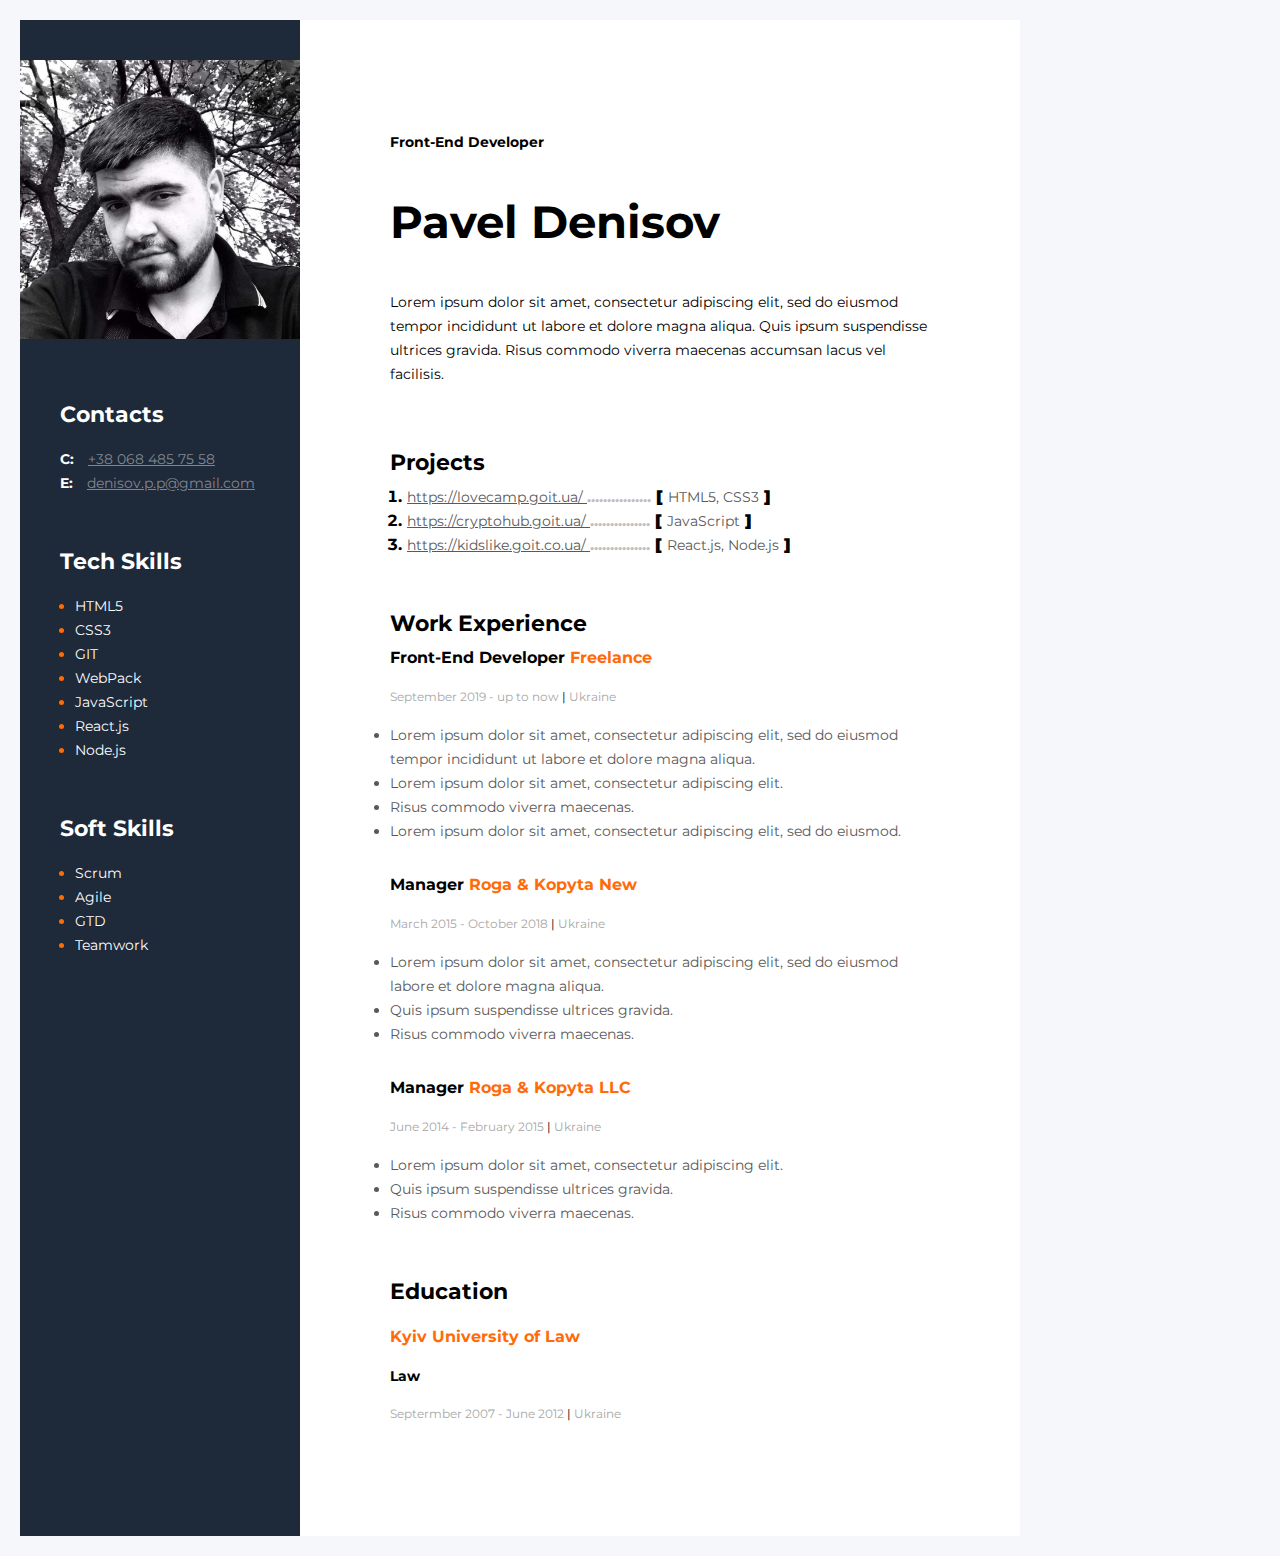
<file: index.html>
<!DOCTYPE html>
<html lang="en">
  <head>
    <meta charset="UTF-8" />
    <meta name="viewport" content="width=device-width, initial-scale=1.0" />
    <title>My resume</title>
    <link rel="stylesheet" href="./css/style.css" />
    <link
      href="https://fonts.googleapis.com/css2?family=Montserrat:wght@400;700&display=swap"
      rel="stylesheet"
    />
  </head>
  <body>
    <!-- main container -->
    <div class="wrapper">
      <div class="sidebar">
        <img class="my-photo" src="./img/photo.jpg" alt="My photo" />

        <div class="">
          <!-- contacts container -->
          <div class="contacts-container">
            <h3 class="contacts-title">Contacts</h3>
            <div>
              <span class="contacts-link-type">C:</span>
              <a class="contacts-link" href="tel:380684857558"
                >+38 068 485 75 58</a
              >
            </div>
            <div>
              <span class="contacts-link-type">E:</span>
              <a class="contacts-link" href="mailto:denisov.p.p@gmail.com"
                >denisov.p.p@gmail.com</a
              >
            </div>
          </div>

          <!-- Tech skills container -->
          <div class="tech-skills-container">
            <h3 class="tech-skills-title">Tech Skills</h3>
            <ul>
              <li class="tech-skill-item">
                <span class="tech-skills-text">HTML5</span>
              </li>
              <li class="tech-skill-item">
                <span class="tech-skills-text">CSS3</span>
              </li>
              <li class="tech-skill-item">
                <span class="tech-skills-text">GIT</span>
              </li>
              <li class="tech-skill-item">
                <span class="tech-skills-text">WebPack</span>
              </li>
              <li class="tech-skill-item">
                <span class="tech-skills-text">JavaScript</span>
              </li>
              <li class="tech-skill-item">
                <span class="tech-skills-text">React.js</span>
              </li>
              <li class="tech-skill-item">
                <span class="tech-skills-text">Node.js</span>
              </li>
            </ul>
          </div>

          <!-- Soft skills container -->
          <div class="soft-skills-container">
            <h3 class="soft-skills-title">Soft Skills</h3>
            <ul>
              <li class="soft-skills-item">
                <span class="soft-skills-text">Scrum</span>
              </li>
              <li class="soft-skills-item">
                <span class="soft-skills-text">Agile</span>
              </li>
              <li class="soft-skills-item">
                <span class="soft-skills-text">GTD</span>
              </li>
              <li class="soft-skills-item">
                <span class="soft-skills-text">Teamwork</span>
              </li>
            </ul>
          </div>
        </div>
      </div>

      <!-- about me container -->
      <div class="about-me-container">
        <!-- about me main info -->
        <div class="info-container">
          <h2 class="profession">Front-End Developer</h2>
          <h1 class="name">Pavel Denisov</h1>
          <p class="description">
            Lorem ipsum dolor sit amet, consectetur adipiscing elit, sed do
            eiusmod tempor incididunt ut labore et dolore magna aliqua. Quis
            ipsum suspendisse ultrices gravida. Risus commodo viverra maecenas
            accumsan lacus vel facilisis.
          </p>
        </div>

        <!-- project container -->
        <div class="projects-container">
          <h3 class="about-me-title">Projects</h3>
          <ol>
            <li class="projects-item">
              <a class="projects-link" href="https://lovecamp.goit.ua/">
                https://lovecamp.goit.ua/
              </a>
              <span class="dots">................</span>
              <span
                ><b>[</b> <span class="tech-name">HTML5, CSS3</span>
                <b>]</b></span
              >
            </li>
            <li class="projects-item">
              <a class="projects-link" href="https://cryptohub.goit.ua/">
                https://cryptohub.goit.ua/
              </a>
              <span class="dots">...............</span>
              <span
                ><b>[</b> <span class="tech-name">JavaScript</span>
                <b>]</b></span
              >
            </li>
            <li class="projects-item">
              <a class="projects-link" href="https://kidslike.goit.co.ua/">
                https://kidslike.goit.co.ua/
              </a>
              <span class="dots">...............</span>
              <span
                ><b>[</b> <span class="tech-name">React.js, Node.js</span>
                <b>]</b></span
              >
            </li>
          </ol>
        </div>

        <!-- work experience -->
        <div class="work-experience-container">
          <h3 class="about-me-title">Work Experience</h3>

          <!-- company 1 -->
          <div>
            <h4 class="profession-title">
              Front-End Developer
              <span class="profession-company">Freelance</span>
            </h4>
            <span class="profession-time">
              September 2019 - up to now
              <span class="profession-divider">|</span> Ukraine
            </span>

            <ul class="profession-duties">
              <li class="profession-duties-item">
                Lorem ipsum dolor sit amet, consectetur adipiscing elit, sed do
                eiusmod tempor incididunt ut labore et dolore magna aliqua.
              </li>
              <li class="profession-duties-item">
                Lorem ipsum dolor sit amet, consectetur adipiscing elit.
              </li>
              <li class="profession-duties-item">
                Risus commodo viverra maecenas.
              </li>
              <li class="profession-duties-item">
                Lorem ipsum dolor sit amet, consectetur adipiscing elit, sed do
                eiusmod.
              </li>
            </ul>
          </div>

          <!-- company 2 -->
          <div>
            <h4 class="profession-title">
              Manager
              <span class="profession-company">Roga & Kopyta New</span>
            </h4>
            <span class="profession-time">
              March 2015 - October 2018
              <span class="profession-divider">|</span> Ukraine
            </span>

            <ul class="profession-duties">
              <li class="profession-duties-item">
                Lorem ipsum dolor sit amet, consectetur adipiscing elit, sed do
                eiusmod labore et dolore magna aliqua.
              </li>
              <li class="profession-duties-item">
                Quis ipsum suspendisse ultrices gravida.
              </li>
              <li class="profession-duties-item">
                Risus commodo viverra maecenas.
              </li>
            </ul>
          </div>

          <!-- company 3 -->
          <div>
            <h4 class="profession-title">
              Manager
              <span class="profession-company">Roga & Kopyta LLC</span>
            </h4>
            <span class="profession-time">
              June 2014 - February 2015
              <span class="profession-divider">|</span> Ukraine
            </span>

            <ul class="profession-duties">
              <li class="profession-duties-item">
                Lorem ipsum dolor sit amet, consectetur adipiscing elit.
              </li>
              <li class="profession-duties-item">
                Quis ipsum suspendisse ultrices gravida.
              </li>
              <li class="profession-duties-item">
                Risus commodo viverra maecenas.
              </li>
            </ul>
          </div>
        </div>

        <!-- education -->
        <div>
          <h3 class="about-me-title">Education</h3>

          <div>
            <h4 class="education-place">Kyiv University of Law</h4>
            <h5 class="education-name">Law</h5>
            <span class="profession-time">
              Septermber 2007 - June 2012
              <span class="profession-divider">|</span> Ukraine
            </span>
          </div>
        </div>
      </div>
    </div>
  </body>
</html>
</file>
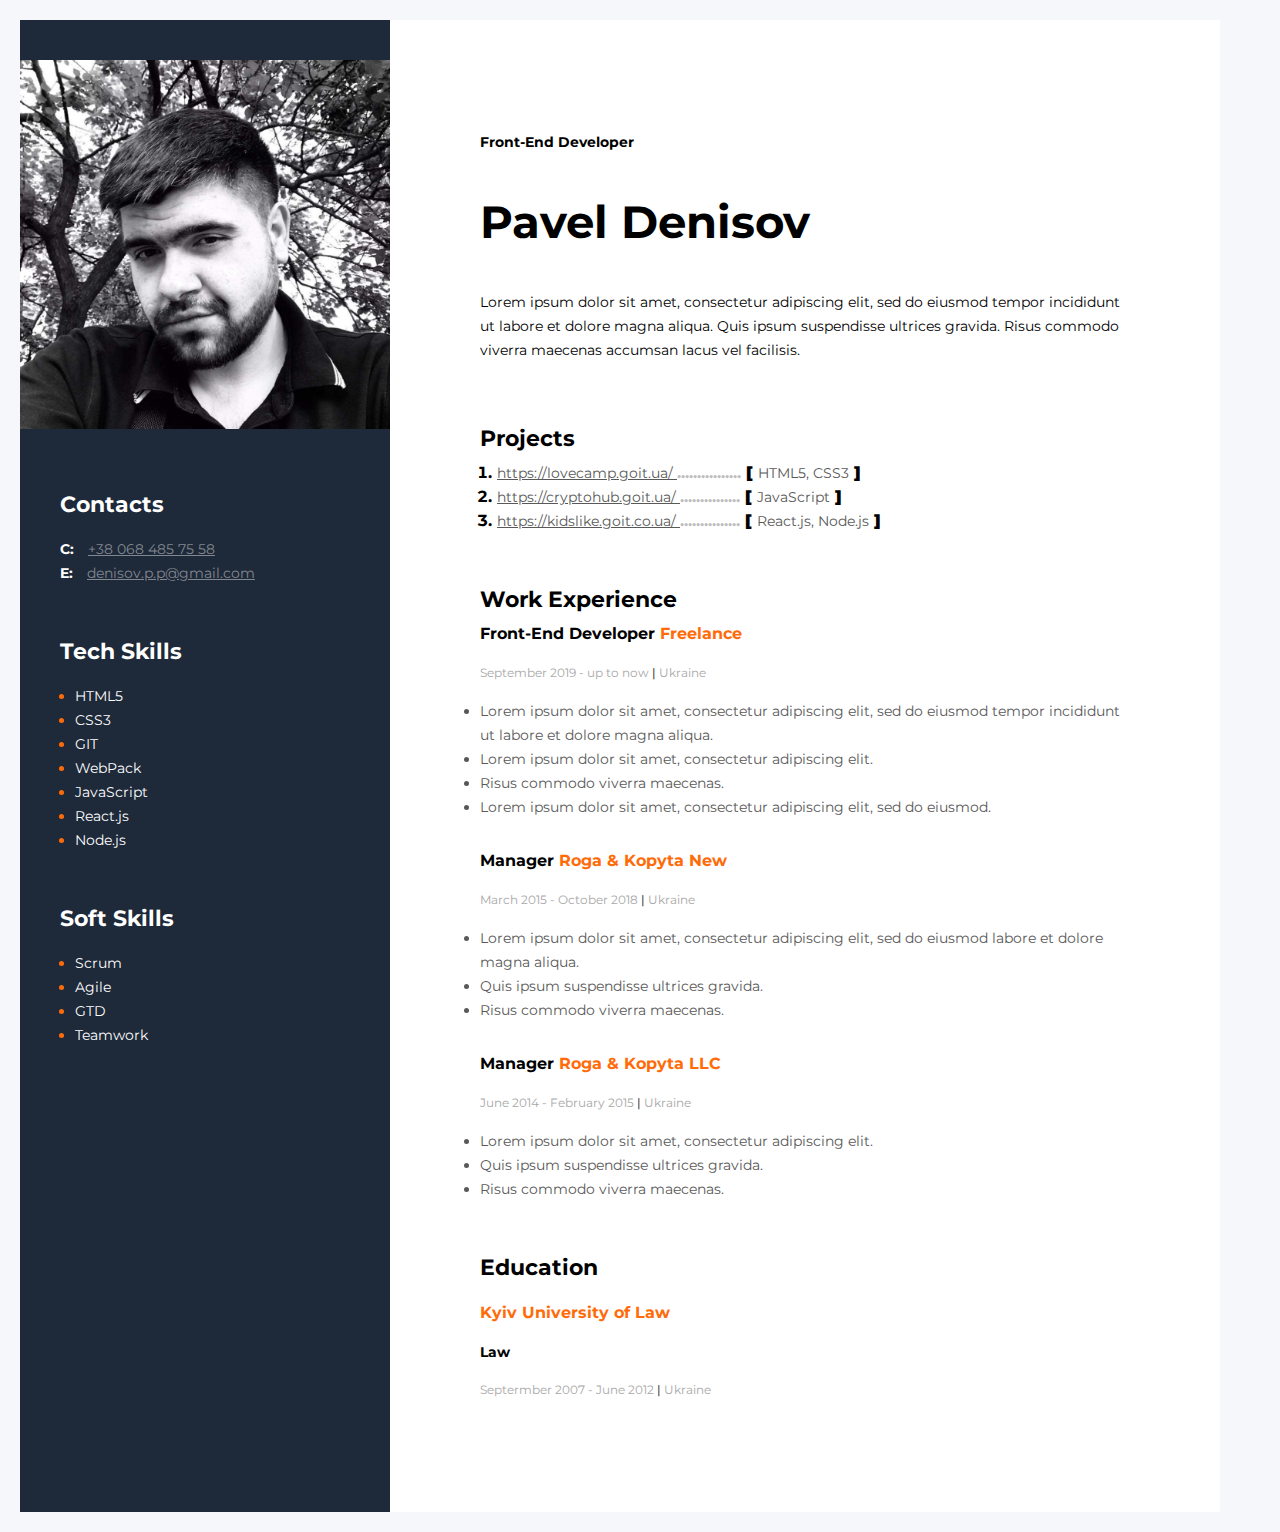
<file: taijayson/index.html>
<!DOCTYPE html>
<html lang="en">
<head>
    <meta charset="UTF-8">
    <meta name="viewport" content="width=device-width, initial-scale=1.0">
    <title>My resume</title>
    <link rel="stylesheet" href="./css/style.css">
    <link href="https://fonts.googleapis.com/css2?family=Montserrat:wght@400;700&display=swap" rel="stylesheet">
</head>
<body>
    <!-- main container -->
    <div class="wrapper">
        <aside class="sidebar">
            <img class="my-photo" src="./img/photo.jpg" alt="My photo">

            <div class="">
                <!-- contacts container -->
                <div class="contacts-container">
                    <h3 class="contacts-title">Contacts</h3>
                    <div>
                        <span class="contacts-link-type">C:</span> 
                        <a class="contacts-link" href="tel:380684857558">+38 068 485 75 58</a> 
                    </div>
                    <div>
                        <span class="contacts-link-type">E:</span>
                        <a class="contacts-link" href="mailto:denisov.p.p@gmail.com">denisov.p.p@gmail.com</a> 
                    </div>
                </div>

                <!-- Tech skills container -->
                <div class="tech-skills-container">
                    <h3 class="tech-skills-title">Tech Skills</h3>
                    <ul>
                        <li class="tech-skill-item"> 
                            <span class="tech-skills-text">HTML5</span>
                        </li>
                        <li class="tech-skill-item">
                            <span class="tech-skills-text">CSS3</span>
                        </li>
                        <li class="tech-skill-item">
                            <span class="tech-skills-text">GIT</span>
                        </li>
                        <li class="tech-skill-item">
                            <span class="tech-skills-text">WebPack</span>
                        </li>
                        <li class="tech-skill-item">
                            <span class="tech-skills-text">JavaScript</span>
                        </li>
                        <li class="tech-skill-item">
                            <span class="tech-skills-text">React.js</span>
                        </li>
                        <li class="tech-skill-item">
                            <span class="tech-skills-text">Node.js</span>
                        </li>
                    </ul>
                </div>

                <!-- Soft skills container -->
                <div class="soft-skills-container">
                <h3 class="soft-skills-title">Soft Skills</h3>
                <ul>
                    <li class="soft-skills-item">
                        <span class="soft-skills-text">Scrum</span>
                    </li>
                    <li class="soft-skills-item">
                        <span class="soft-skills-text">Agile</span>
                    </li>
                    <li class="soft-skills-item">
                        <span class="soft-skills-text">GTD</span>
                    </li>
                    <li class="soft-skills-item">
                        <span class="soft-skills-text">Teamwork</span>
                    </li>
                </ul>
                </div>

            </div>
        </aside>
    
        <!-- about me container -->
        <div class="about-me-container">
            <!-- about me main info -->
            <div class="info-container">
                <h2 class="profession">Front-End Developer</h2>
                <h1 class="name">Pavel Denisov</h1>
            <p class="description">Lorem ipsum dolor sit amet, consectetur adipiscing elit, sed do eiusmod tempor incididunt ut labore et dolore magna aliqua. Quis ipsum suspendisse ultrices gravida. Risus commodo viverra maecenas accumsan lacus vel facilisis. </p>
        </div>

            <!-- project container -->
            <div class="projects-container">
                <h3 class="about-me-title">Projects</h3>
                <ol>
                    <li class="projects-item"> 
                        <a 
                            class="projects-link"
                            href="https://lovecamp.goit.ua/"
                        >   
                            https://lovecamp.goit.ua/
                        </a>
                        <span class="dots">................</span>
                        <span><b>[</b> <span class="tech-name">HTML5, CSS3</span> <b>]</b></span>
                    </li> 
                    <li class="projects-item">
                        <a 
                            class="projects-link"
                            href="https://cryptohub.goit.ua/"
                        >
                            https://cryptohub.goit.ua/
                        </a>
                        <span class="dots">...............</span>
                        <span><b>[</b> <span class="tech-name">JavaScript</span> <b>]</b></span>
                    </li>
                    <li class="projects-item">
                        <a 
                            class="projects-link"
                            href="https://kidslike.goit.co.ua/"
                        >
                            https://kidslike.goit.co.ua/
                        </a>
                        <span class="dots">...............</span>
                        <span><b>[</b> <span class="tech-name">React.js, Node.js</span> <b>]</b></span>
                    </li>
                </ol>
            </div>

            <!-- work experience -->
            <div class="work-experience-container">
                <h3 class="about-me-title">Work Experience</h3>
                
                <!-- company 1 -->
                <div>
                    <h4 class="profession-title">Front-End Developer 
                        <span class="profession-company">Freelance</span>
                    </h4>
                    <span class="profession-time">
                        September 2019 - up to now <span class="profession-divider">|</span> Ukraine
                    </span>

                    <ul class="profession-duties">
                        <li class="profession-duties-item">Lorem ipsum dolor sit amet, consectetur adipiscing elit, sed do eiusmod tempor incididunt ut labore et dolore magna aliqua.</li>
                        <li class="profession-duties-item">Lorem ipsum dolor sit amet, consectetur adipiscing elit.</li>
                        <li class="profession-duties-item">Risus commodo viverra maecenas.</li>
                        <li class="profession-duties-item">Lorem ipsum dolor sit amet, consectetur adipiscing elit, sed do eiusmod.</li>
                    </ul>
                
                </div>

                <!-- company 2 -->
                <div>
                    <h4 class="profession-title"> Manager 
                        <span class="profession-company">Roga & Kopyta New</span>
                    </h4>
                    <span class="profession-time">
                        March 2015 - October 2018 <span class="profession-divider">|</span> Ukraine
                    </span>

                    <ul class="profession-duties">
                        <li class="profession-duties-item">Lorem ipsum dolor sit amet, consectetur adipiscing elit, sed do eiusmod labore et dolore magna aliqua.</li>
                        <li class="profession-duties-item">Quis ipsum suspendisse ultrices gravida.</li>
                        <li class="profession-duties-item">Risus commodo viverra maecenas.</li>
                    </ul>

                </div>

                 <!-- company 3 -->
                 <div>
                    <h4 class="profession-title">Manager 
                        <span class="profession-company">Roga & Kopyta LLC</span>
                    </h4>
                    <span class="profession-time">
                        June 2014 - February 2015 <span class="profession-divider">|</span> Ukraine
                    </span>

                    <ul class="profession-duties">
                        <li class="profession-duties-item">Lorem ipsum dolor sit amet, consectetur adipiscing elit.</li>
                        <li class="profession-duties-item">Quis ipsum suspendisse ultrices gravida.</li>
                        <li class="profession-duties-item">Risus commodo viverra maecenas.</li>
                    </ul>

                </div>

            </div>

            <!-- education -->
            <div>
                <h3 class="about-me-title">Education</h3>

                <div>
                    <h4 class="education-place">Kyiv University of Law</h4>
                    <h5 class="education-name">Law</h5>
                    <span class="profession-time">
                        Septermber 2007 - June 2012 <span class="profession-divider">|</span> Ukraine
                    </span>
                </div>

            </div>
        
        </div>
    </div>

</body>
</html>
</file>
<file: css/style.css>
* {
  padding: 0;
  margin: 0;
  box-sizing: border-box;
}

body {
  background: #f5f7fa;
  padding: 20px;
  font-family: Montserrat;
}

.wrapper {
  background: #ffffff;
  display: flex;
  max-width: 1000px;
}

.sidebar {
  background: #1e2939;
  width: 280px;
  padding-top: 40px;
  padding-bottom: 40px;
}

.my-photo {
  width: 280px;
}

.about-me-container {
  padding-left: 90px;
  padding-right: 90px;
  padding-top: 110px;
  padding-bottom: 110px;
}

.contacts-container {
  margin-top: 60px;
  margin-left: 40px;
  margin-right: 40px;
}

.contacts-title {
  font-size: 22px;
  font-weight: 700;
  line-height: 24px;
  color: #fff;
  margin-bottom: 20px;
}

.contacts-link {
  font-size: 14px;
  font-weight: 400;
  line-height: 24px;
  color: #818790;
}

.contacts-link-type {
  font-size: 14px;
  font-weight: 700;
  line-height: 24px;
  color: #fff;
  margin-right: 10px;
}

.tech-skills-title {
  font-size: 22px;
  font-weight: 700;
  line-height: 24px;
  margin-bottom: 20px;
  color: #fff;
}

.tech-skills-container {
  margin-left: 40px;
  margin-right: 40px;
  margin-top: 55px;
}

.tech-skill-item {
  font-size: 14px;
  font-weight: 400;
  line-height: 24px;
  color: #ff6b08;
  margin-left: 15px;
}

.tech-skills-text {
  color: #fdfdfe;
}

.soft-skills-title {
  font-size: 22px;
  font-weight: 700;
  line-height: 24px;
  margin-bottom: 20px;
  color: #fff;
}

.soft-skills-container {
  margin-left: 40px;
  margin-right: 40px;
  margin-top: 55px;
}

.soft-skills-item {
  font-size: 14px;
  font-weight: 400;
  line-height: 24px;
  color: #ff6b08;
  margin-left: 15px;
}

.soft-skills-text {
  color: #fdfdfe;
}

.profession {
  font-size: 14px;
  font-weight: 700;
  line-height: 24px;
  margin-bottom: 23px;
}

.name {
  font-size: 45px;
  font-weight: 700;
  line-height: 89px;
}

.description {
  font-size: 14px;
  font-weight: 400;
  line-height: 24px;
  margin-top: 24px;
}

.info-container {
  margin-bottom: 65px;
}

.about-me-title {
  font-size: 22px;
  font-weight: 700;
  line-height: 24px;
  margin-bottom: 10px;
}

.projects-link {
  color: #595959;
  font-size: 14px;
  font-weight: 400;
  line-height: 24px;
}

.tech-name {
  color: #595959;
  font-size: 14px;
  font-weight: 400;
  line-height: 24px;
}

.dots {
  color: #bebebe;
}

.projects-item {
  font-weight: 700;
  margin-left: 17px;
}

.projects-container {
  margin-bottom: 55px;
}

.profession-title {
  font-size: 16px;
  font-weight: 700;
  line-height: 24px;
  margin-top: 10px;
  margin-bottom: 15px;
}

.profession-company {
  color: #ff6b08;
}

.profession-time {
  color: #a8a8a8;
  font-size: 12px;
  font-weight: 400;
  line-height: 24px;
}

.profession-divider {
  color: #000;
}

.profession-duties {
  margin-top: 14px;
  margin-bottom: 30px;
}

.profession-duties-item {
  color: #595959;
  font-size: 14px;
  font-weight: 400;
  line-height: 24px;
}

.work-experience-container {
  margin-bottom: 55px;
}

.education-place {
  color: #ff6b08;
  font-size: 16px;
  font-weight: 700;
  line-height: 24px;
  margin-top: 21px;
  margin-bottom: 15px;
}

.education-name {
  font-size: 14px;
  font-weight: 700;
  line-height: 24px;
  margin-bottom: 14px;
}
</file>
<file: taijayson/css/style.css>
* {
    padding: 0;
    margin: 0;
    box-sizing: border-box;
}

body {
    background: #f5f7fa;
    padding: 20px;
    font-family: Montserrat;
}

.wrapper {
    background: #ffffff;
    display: flex;
    max-width: 1200px;
}

.sidebar {
    background: #1e2939;
    width: 370px;
    padding-top: 40px;
    padding-bottom: 40px;
}

.my-photo {
    width: 370px;
}

.about-me-container {
    padding-left: 90px;
    padding-right: 90px;
    padding-top: 110px;
    padding-bottom: 110px;
}

.contacts-container {
    margin-top: 60px;
    margin-left: 40px;
    margin-right: 40px;
}

.contacts-title {
    font-size: 22px;
    font-weight: 700;
    line-height: 24px;
    color: #fff;
    margin-bottom: 20px;
}

.contacts-link {
    font-size: 14px;
    font-weight: 400;
    line-height: 24px;
    color: #818790;
}

.contacts-link-type {
    font-size: 14px;
    font-weight: 700;
    line-height: 24px;
    color: #fff;
    margin-right: 10px;
}

.tech-skills-title {
    font-size: 22px;
    font-weight: 700;
    line-height: 24px;
    margin-bottom: 20px;
    color: #fff;
}

.tech-skills-container {
    margin-left: 40px;
    margin-right: 40px;
    margin-top: 55px;
}

.tech-skill-item {
    font-size: 14px;
    font-weight: 400;
    line-height: 24px;
    color: #ff6b08;
    margin-left: 15px;
}

.tech-skills-text {
    color: #fdfdfe;
}

.soft-skills-title {
    font-size: 22px;
    font-weight: 700;
    line-height: 24px;
    margin-bottom: 20px;
    color: #fff; 
}

.soft-skills-container {
    margin-left: 40px;
    margin-right: 40px;
    margin-top: 55px;
}

.soft-skills-item {
    font-size: 14px;
    font-weight: 400;
    line-height: 24px;
    color: #ff6b08;
    margin-left: 15px;
}

.soft-skills-text {
    color: #fdfdfe;   
}

.profession {
    font-size: 14px;
    font-weight: 700;
    line-height: 24px;
    margin-bottom: 23px;
}

.name {
    font-size: 45px;
    font-weight: 700;
    line-height: 89px;
}

.description {
    font-size: 14px;
    font-weight: 400;
    line-height: 24px;
    margin-top: 24px;
}

.info-container {
    margin-bottom: 65px;
}

.about-me-title {
    font-size: 22px;
    font-weight: 700;
    line-height: 24px;
    margin-bottom: 10px;
}

.projects-link {
    color:#595959;
    font-size: 14px;
    font-weight: 400;
    line-height: 24px;
}

.tech-name {
    color:#595959;
    font-size: 14px;
    font-weight: 400;
    line-height: 24px;
}

.dots {
    color:#bebebe;
}

.projects-item {
    font-weight: 700;
    margin-left: 17px;
}

.projects-container {
    margin-bottom: 55px;
}

.profession-title {
    font-size: 16px;
    font-weight: 700;
    line-height: 24px;
    margin-top: 10px;
    margin-bottom: 15px;
}

.profession-company {
    color: #ff6b08;
}

.profession-time {
    color: #a8a8a8;
    font-size: 12px;
    font-weight: 400;
    line-height: 24px;
}

.profession-divider {
    color: #000;
}

.profession-duties {
    margin-top: 14px;
    margin-bottom: 30px;
}

.profession-duties-item {
    color: #595959;
    font-size: 14px;
    font-weight: 400;
    line-height: 24px;
}

.work-experience-container {
    margin-bottom: 55px;
}

.education-place {
    color: #ff6b08;
    font-size: 16px;
    font-weight: 700;
    line-height: 24px;
    margin-top: 21px;
    margin-bottom: 15px;
}

.education-name {
    font-size: 14px;
    font-weight: 700;
    line-height: 24px;
    margin-bottom: 14px;
}
</file>
